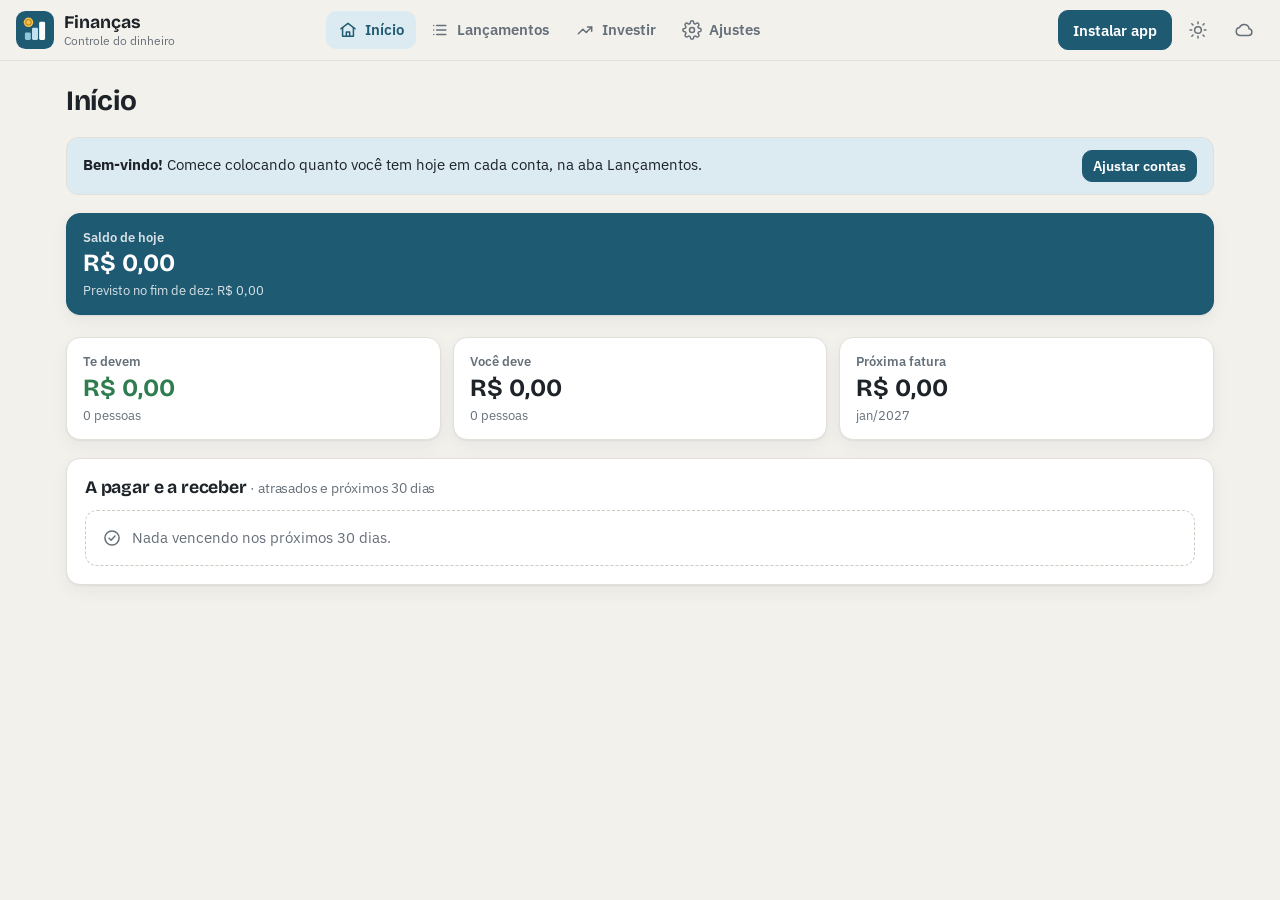
<file: index.html>
<!doctype html>
<html lang="pt-BR">
<head>
  <meta charset="utf-8">
  <meta name="viewport" content="width=device-width, initial-scale=1, viewport-fit=cover">
  <meta name="theme-color" content="#1f5a73">
  <meta name="mobile-web-app-capable" content="yes">
  <meta name="robots" content="noindex">
  <script>
    // Tema escolhido (claro/escuro) aplicado antes de desenhar a página, para não piscar.
    try {
      var t = localStorage.getItem('financas:tema');
      if (t === 'light' || t === 'dark') document.documentElement.dataset.theme = t;
    } catch (e) { /* sem armazenamento */ }
  </script>
  <link rel="manifest" href="manifest.webmanifest">
  <link rel="apple-touch-icon" href="icons/apple-touch-icon.png">
  <title>Minhas Finanças</title>
  <link rel="icon" href="icons/icon-192.png">
  <link rel="preconnect" href="https://fonts.googleapis.com">
  <link rel="preconnect" href="https://fonts.gstatic.com" crossorigin>
  <link href="https://fonts.googleapis.com/css2?family=Bricolage+Grotesque:opsz,wght@12..96,600;12..96,700&family=IBM+Plex+Mono:wght@400;500&family=IBM+Plex+Sans:wght@400;500;600;700&display=swap" rel="stylesheet">
  <link rel="stylesheet" href="css/style.css">
</head>
<body>
  <div class="app" id="app">
    <header class="topbar">
      <a class="brand" href="#/inicio" aria-label="Início">
        <span class="logo" data-logo aria-hidden="true"></span>
        <span class="brand-text">
          <strong>Finanças</strong>
          <small>Controle do dinheiro</small>
        </span>
      </a>

      <nav class="nav" id="nav" aria-label="Seções">
        <a href="#/inicio" data-route="inicio">
          <svg viewBox="0 0 24 24" aria-hidden="true"><path d="M3.5 10.5 12 4l8.5 6.5"/><path d="M5.5 9v10.5h13V9"/><path d="M10 19.5v-5h4v5"/></svg>
          <span>Início</span>
        </a>
        <a href="#/lancamentos" data-route="lancamentos">
          <svg viewBox="0 0 24 24" aria-hidden="true"><path d="M8 6.5h11M8 12h11M8 17.5h11"/><path d="M4.5 6.5h0M4.5 12h0M4.5 17.5h0"/></svg>
          <span>Lançamentos</span>
        </a>
        <a href="#/investir" data-route="investir">
          <svg viewBox="0 0 24 24" aria-hidden="true"><path d="m4 16.5 5.5-5.5 4 4L20 8.5"/><path d="M15 8.5h5v5"/></svg>
          <span>Investir</span>
        </a>
        <a href="#/ajustes" data-route="ajustes">
          <svg viewBox="0 0 24 24" aria-hidden="true"><circle cx="12" cy="12" r="3"/><path d="M19.4 15a1.65 1.65 0 0 0 .33 1.82l.06.06a2 2 0 1 1-2.83 2.83l-.06-.06a1.65 1.65 0 0 0-1.82-.33 1.65 1.65 0 0 0-1 1.51V21a2 2 0 0 1-4 0v-.09A1.65 1.65 0 0 0 9 19.4a1.65 1.65 0 0 0-1.82.33l-.06.06a2 2 0 1 1-2.83-2.83l.06-.06a1.65 1.65 0 0 0 .33-1.82 1.65 1.65 0 0 0-1.51-1H3a2 2 0 0 1 0-4h.09A1.65 1.65 0 0 0 4.6 9a1.65 1.65 0 0 0-.33-1.82l-.06-.06a2 2 0 1 1 2.83-2.83l.06.06a1.65 1.65 0 0 0 1.82.33H9a1.65 1.65 0 0 0 1-1.51V3a2 2 0 0 1 4 0v.09a1.65 1.65 0 0 0 1 1.51 1.65 1.65 0 0 0 1.82-.33l.06-.06a2 2 0 1 1 2.83 2.83l-.06.06a1.65 1.65 0 0 0-.33 1.82V9a1.65 1.65 0 0 0 1.51 1H21a2 2 0 0 1 0 4h-.09a1.65 1.65 0 0 0-1.51 1z"/></svg>
          <span>Ajustes</span>
        </a>
      </nav>

      <div class="top-right">
        <button type="button" class="btn primary install-btn" id="btnInstall" data-app-apk hidden>Instalar app</button>
        <button type="button" class="icon theme-btn" id="btnTheme" aria-label="Mudar para o modo escuro" title="Mudar para o modo escuro">
          <svg class="sun" viewBox="0 0 24 24" aria-hidden="true"><circle cx="12" cy="12" r="4"/><path d="M12 2.5v2M12 19.5v2M4.6 4.6l1.4 1.4M18 18l1.4 1.4M2.5 12h2M19.5 12h2M4.6 19.4 6 18M18 6l1.4-1.4"/></svg>
          <svg class="moon" viewBox="0 0 24 24" aria-hidden="true"><path d="M20 14.5A8 8 0 0 1 9.5 4a8 8 0 1 0 10.5 10.5z"/></svg>
        </button>
        <a class="icon ajustes-topo" href="#/ajustes" aria-label="Ajustes" title="Ajustes"><svg viewBox="0 0 24 24" aria-hidden="true"><circle cx="12" cy="12" r="3"/><path d="M19.4 15a1.65 1.65 0 0 0 .33 1.82l.06.06a2 2 0 1 1-2.83 2.83l-.06-.06a1.65 1.65 0 0 0-1.82-.33 1.65 1.65 0 0 0-1 1.51V21a2 2 0 0 1-4 0v-.09A1.65 1.65 0 0 0 9 19.4a1.65 1.65 0 0 0-1.82.33l-.06.06a2 2 0 1 1-2.83-2.83l.06-.06a1.65 1.65 0 0 0 .33-1.82 1.65 1.65 0 0 0-1.51-1H3a2 2 0 0 1 0-4h.09A1.65 1.65 0 0 0 4.6 9a1.65 1.65 0 0 0-.33-1.82l-.06-.06a2 2 0 1 1 2.83-2.83l.06.06a1.65 1.65 0 0 0 1.82.33H9a1.65 1.65 0 0 0 1-1.51V3a2 2 0 0 1 4 0v.09a1.65 1.65 0 0 0 1 1.51 1.65 1.65 0 0 0 1.82-.33l.06-.06a2 2 0 1 1 2.83 2.83l-.06.06a1.65 1.65 0 0 0-.33 1.82V9a1.65 1.65 0 0 0 1.51 1H21a2 2 0 0 1 0 4h-.09a1.65 1.65 0 0 0-1.51 1z"/></svg></a>
        <a class="user" id="account" href="#/ajustes" title="Conta e sincronização"></a>
      </div>
    </header>

    <main id="view" class="view" tabindex="-1"></main>

  </div>

  <!-- Formulários (montados pelo app.js) -->
  <dialog id="dlg">
    <form method="dialog" class="dlg" id="dlgForm" novalidate></form>
  </dialog>

  <input type="file" id="restaurarInput" accept=".json,application/json" hidden>
  <div class="toast" id="toast" role="status" aria-live="polite"></div>

  <script src="js/util.js"></script>
  <script src="js/store.js"></script>
  <script src="js/config.js"></script>
  <script src="js/vendor/supabase.min.js"></script>
  <script src="js/cloud.js"></script>
  <script src="js/calculos.js"></script>
  <script src="js/mercado.js"></script>
  <script src="js/app.js"></script>
  <script src="js/app-apk.js" data-repo="controle-financas" data-apk="MinhasFinancas.apk"></script>
</body>
</html>
</file>
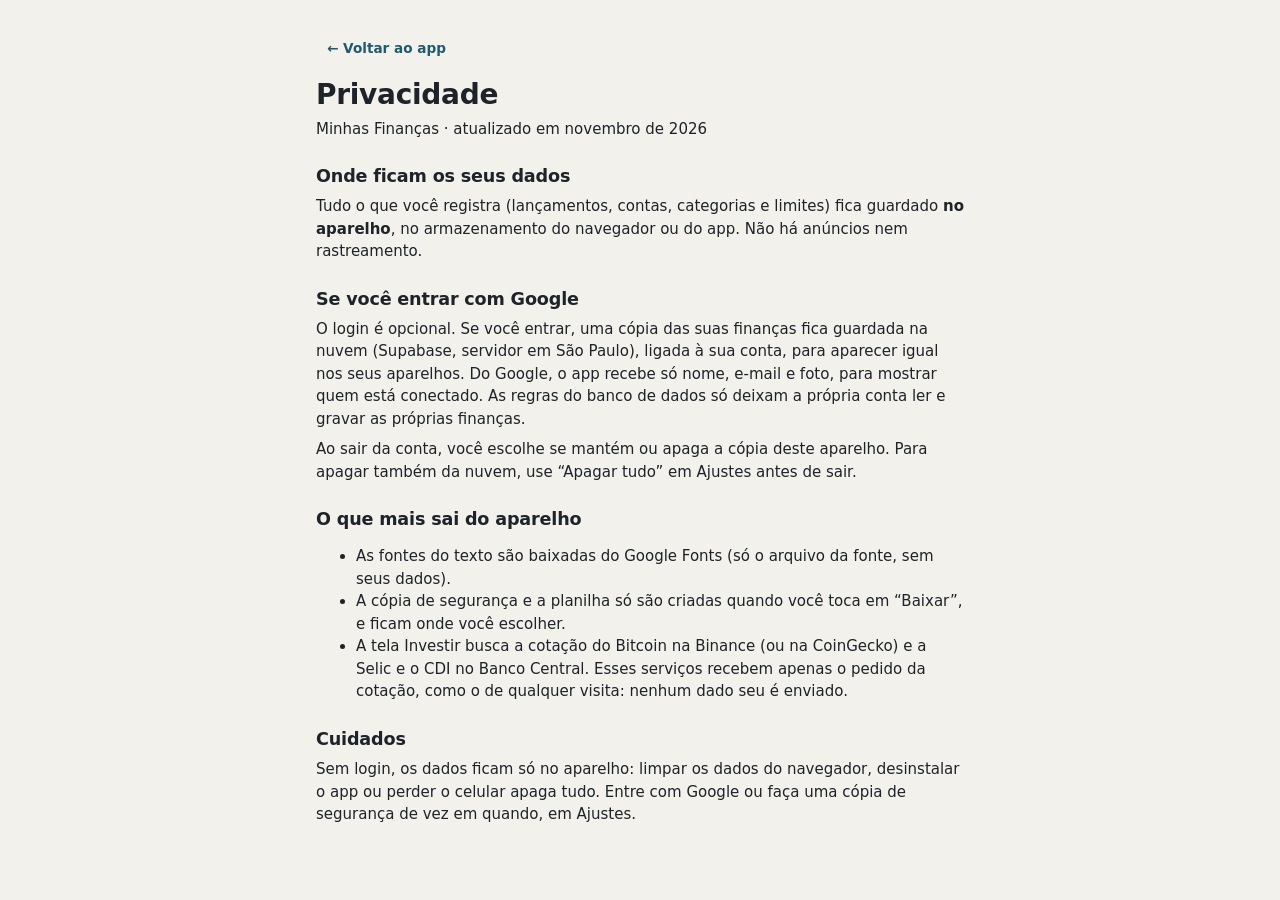
<file: privacidade.html>
<!doctype html>
<html lang="pt-BR">
<head>
  <meta charset="utf-8">
  <meta name="viewport" content="width=device-width, initial-scale=1">
  <meta name="robots" content="noindex">
  <title>Privacidade · Minhas Finanças</title>
  <link rel="icon" href="icons/icon-192.png">
  <link rel="stylesheet" href="css/style.css">
  <style>
    .doc { max-width: 680px; margin: 0 auto; padding: 32px 16px 64px; }
    .doc h1 { margin: 14px 0 6px; }
    .doc h2 { margin: 26px 0 8px; }
    .doc p, .doc li { color: var(--ink); }
  </style>
</head>
<body>
  <main class="doc">
    <a href="./" class="btn small ghost">← Voltar ao app</a>
    <h1>Privacidade</h1>
    <p class="muted">Minhas Finanças · atualizado em novembro de 2026</p>

    <h2>Onde ficam os seus dados</h2>
    <p>Tudo o que você registra (lançamentos, contas, categorias e limites) fica guardado <strong>no aparelho</strong>,
      no armazenamento do navegador ou do app. Não há anúncios nem rastreamento.</p>

    <h2>Se você entrar com Google</h2>
    <p>O login é opcional. Se você entrar, uma cópia das suas finanças fica guardada na nuvem (Supabase, servidor em São Paulo),
      ligada à sua conta, para aparecer igual nos seus aparelhos. Do Google, o app recebe só nome, e-mail e foto, para mostrar
      quem está conectado. As regras do banco de dados só deixam a própria conta ler e gravar as próprias finanças.</p>
    <p>Ao sair da conta, você escolhe se mantém ou apaga a cópia deste aparelho. Para apagar também da nuvem, use
      “Apagar tudo” em Ajustes antes de sair.</p>

    <h2>O que mais sai do aparelho</h2>
    <ul>
      <li>As fontes do texto são baixadas do Google Fonts (só o arquivo da fonte, sem seus dados).</li>
      <li>A cópia de segurança e a planilha só são criadas quando você toca em “Baixar”, e ficam onde você escolher.</li>
      <li>A tela Investir busca a cotação do Bitcoin na Binance (ou na CoinGecko) e a Selic e o CDI no Banco Central. Esses serviços recebem apenas o pedido da cotação, como o de qualquer visita: nenhum dado seu é enviado.</li>
    </ul>

    <h2>Cuidados</h2>
    <p>Sem login, os dados ficam só no aparelho: limpar os dados do navegador, desinstalar o app ou perder o celular apaga tudo.
      Entre com Google ou faça uma cópia de segurança de vez em quando, em Ajustes.</p>
  </main>
</body>
</html>
</file>
<file: css/style.css>
:root {
  --bg: #f3f1ec;
  --surface: #ffffff;
  --surface-2: #f8f6f2;
  --ink: #1d2328;
  --muted: #66707a;
  --line: #e3e0d9;
  --line-strong: #cfcac0;
  --accent: #1f5a73;
  --accent-ink: #ffffff;
  --accent-soft: #dcebf1;
  --ok: #2f7d4f;       --ok-bg: #def2e6;
  --warn: #9a5800;     --warn-bg: #fcefd6;
  --danger: #b42318;   --danger-bg: #fde6e3;
  /* Gráfico de receitas x despesas (validado para daltonismo) */
  --s-receita: #1baf7a;
  --s-despesa: #eb6834;
  --bar: #2a78d6;
  --radius: 14px;
  --shadow: 0 1px 2px rgba(20, 40, 55, 0.06), 0 6px 18px rgba(20, 40, 55, 0.05);
  --sans: 'IBM Plex Sans', 'Segoe UI', system-ui, sans-serif;
  --mono: 'IBM Plex Mono', ui-monospace, Consolas, monospace;
  --display: 'Bricolage Grotesque', 'IBM Plex Sans', system-ui, sans-serif;
  color-scheme: light;
}

/* Tema escuro: automático (segue o aparelho) ou escolhido no botão do topo / Ajustes */
@media (prefers-color-scheme: dark) {
  :root:not([data-theme='light']) {
    --bg: #111518;
    --surface: #1a2024;
    --surface-2: #151a1e;
    --ink: #e8edf0;
    --muted: #97a3ac;
    --line: #2a3238;
    --line-strong: #3d474e;
    --accent: #7cc0dd;
    --accent-ink: #0b2430;
    --accent-soft: #19323d;
    --ok: #6cc28f;       --ok-bg: #17301f;
    --warn: #f0b65a;     --warn-bg: #3a2a12;
    --danger: #f2877c;   --danger-bg: #3a1d1a;
    --s-receita: #199e70;
    --s-despesa: #d95926;
    --bar: #3987e5;
    --shadow: 0 1px 2px rgba(0, 0, 0, 0.35);
    color-scheme: dark;
  }
}

:root[data-theme='dark'] {
  --bg: #111518;
  --surface: #1a2024;
  --surface-2: #151a1e;
  --ink: #e8edf0;
  --muted: #97a3ac;
  --line: #2a3238;
  --line-strong: #3d474e;
  --accent: #7cc0dd;
  --accent-ink: #0b2430;
  --accent-soft: #19323d;
  --ok: #6cc28f;       --ok-bg: #17301f;
  --warn: #f0b65a;     --warn-bg: #3a2a12;
  --danger: #f2877c;   --danger-bg: #3a1d1a;
  --s-receita: #199e70;
  --s-despesa: #d95926;
  --bar: #3987e5;
  --shadow: 0 1px 2px rgba(0, 0, 0, 0.35);
  color-scheme: dark;
}

*, *::before, *::after { box-sizing: border-box; }
[hidden] { display: none !important; }

html { -webkit-text-size-adjust: 100%; }
body {
  margin: 0;
  background: var(--bg);
  color: var(--ink);
  font: 15px/1.5 var(--sans);
  -webkit-font-smoothing: antialiased;
  -webkit-tap-highlight-color: transparent;
}

a { color: var(--accent); }
h1, h2, h3 { font-family: var(--display); font-weight: 700; letter-spacing: -0.01em; line-height: 1.2; margin: 0; }
h1 { font-size: 1.75rem; }
h2 { font-size: 1.1rem; margin-bottom: 12px; }
h2 small { font-family: var(--sans); font-weight: 400; font-size: 0.85rem; }
h3 { font-size: 1rem; }
p { margin: 0 0 8px; }
svg { width: 20px; height: 20px; fill: none; stroke: currentColor; stroke-width: 1.8; stroke-linecap: round; stroke-linejoin: round; flex: none; }
.muted { color: var(--muted); }
.small { font-size: 0.85rem; }
.pos-text { color: var(--ok); }
.neg-text { color: var(--danger); }
.num { font-family: var(--mono); font-variant-numeric: tabular-nums; }

/* ---------- Botões ---------- */

.btn {
  display: inline-flex; align-items: center; justify-content: center; gap: 6px;
  min-height: 40px; padding: 8px 14px;
  border: 1px solid var(--line-strong); border-radius: 10px;
  background: var(--surface); color: var(--ink);
  font: 600 0.92rem var(--sans); text-decoration: none; cursor: pointer;
  transition: background 0.15s, border-color 0.15s;
}
.btn:hover { border-color: var(--muted); }
.btn:disabled { opacity: 0.55; cursor: default; }
.btn svg { width: 18px; height: 18px; }
.btn.primary { background: var(--accent); border-color: var(--accent); color: var(--accent-ink); }
.btn.primary:hover { filter: brightness(1.06); }
.btn.ghost { background: transparent; border-color: transparent; color: var(--accent); }
.btn.ghost:hover { background: var(--accent-soft); }
.btn.danger-ghost { background: transparent; border-color: transparent; color: var(--danger); }
.btn.danger-ghost:hover { background: var(--danger-bg); }
.btn.danger { background: var(--danger); border-color: var(--danger); color: #fff; }
.btn.small { min-height: 32px; padding: 4px 10px; font-size: 0.85rem; }

.icon {
  display: inline-grid; place-items: center; width: 40px; height: 40px;
  border: 0; border-radius: 10px; background: transparent; color: var(--muted);
  font-size: 1.5rem; line-height: 1; cursor: pointer;
}
.icon:hover { background: var(--accent-soft); color: var(--ink); }

:focus-visible { outline: 2px solid var(--accent); outline-offset: 2px; }

.logo { display: inline-block; width: 38px; height: 38px; flex: none; }
.logo svg { width: 100%; height: 100%; stroke: none; }

/* ---------- Topo e navegação ---------- */

.topbar {
  position: sticky; top: 0; z-index: 20;
  display: flex; align-items: center; gap: 16px;
  padding: 10px max(16px, env(safe-area-inset-left)) 10px max(16px, env(safe-area-inset-right));
  padding-top: max(10px, env(safe-area-inset-top));
  background: color-mix(in srgb, var(--bg) 88%, transparent);
  backdrop-filter: blur(10px); -webkit-backdrop-filter: blur(10px);
  border-bottom: 1px solid var(--line);
}
.brand { display: flex; align-items: center; gap: 10px; text-decoration: none; color: var(--ink); }
.brand-text { display: flex; flex-direction: column; line-height: 1.15; }
.brand-text strong { font-family: var(--display); font-size: 1.1rem; }
.brand-text small { color: var(--muted); font-size: 0.78rem; }

.nav { display: flex; gap: 2px; margin: 0 auto; }
.nav a {
  display: flex; align-items: center; gap: 7px;
  padding: 8px 12px; border-radius: 10px;
  color: var(--muted); text-decoration: none; font-weight: 600; font-size: 0.92rem;
}
.nav a:hover { color: var(--ink); background: var(--surface); }
.nav a.on { color: var(--accent); background: var(--accent-soft); }

.top-right { display: flex; align-items: center; gap: 6px; margin-left: auto; }
.theme-btn .moon { display: none; }
.dark .theme-btn .sun { display: none; }
.dark .theme-btn .moon { display: block; }

/* Conta (foto do Google ou nuvem) com a situação da sincronização */
.user {
  position: relative; display: grid; place-items: center; width: 40px; height: 40px; border-radius: 50%;
  color: var(--muted); text-decoration: none;
}
.user:hover { background: var(--accent-soft); color: var(--ink); }
.avatar {
  display: inline-grid; place-items: center; width: 32px; height: 32px; border-radius: 50%;
  background: var(--accent-soft); color: var(--accent); font-weight: 700; object-fit: cover;
}
.avatar.big { width: 52px; height: 52px; font-size: 1.3rem; }
.sync-dot {
  position: absolute; right: 3px; bottom: 3px; width: 11px; height: 11px; border-radius: 50%;
  border: 2px solid var(--bg); background: var(--muted);
}
.sync-dot.ok { background: var(--ok); }
.sync-dot.pendente, .sync-dot.sincronizando { background: var(--accent); }
.sync-dot.offline { background: var(--warn); }
.sync-dot.erro { background: var(--danger); }
.sync-status { display: flex; align-items: center; gap: 8px; margin: 10px 0 14px; font-size: 0.9rem; }
.sync-status .sync-dot { position: static; border: 0; flex: none; }
.sync-status.erro { color: var(--danger); }
.conta-card { display: flex; align-items: center; gap: 14px; flex-wrap: wrap; }
.conta-card > div { flex: 1; min-width: 180px; }
.conta-card small { display: block; color: var(--muted); }
.btn.google { min-height: 46px; font-size: 0.98rem; }
.btn.google svg { width: 20px; height: 20px; stroke: none; }
.escolha { display: grid; gap: 8px; margin-top: 12px; }
.escolha .btn { flex-direction: column; align-items: flex-start; gap: 2px; text-align: left; min-height: 52px; padding: 9px 14px; }
.escolha .btn small { display: block; font-weight: 400; color: var(--muted); }
.escolha .btn.primary small { color: inherit; opacity: 0.85; }

.view { max-width: 1180px; margin: 0 auto; padding: 24px 16px 48px; outline: none; }

.ajustes-topo { display: none; }

@media (max-width: 1180px) {
  /* backdrop-filter prenderia o menu fixo dentro do topo */
  .topbar { backdrop-filter: none; -webkit-backdrop-filter: none; background: var(--bg); }
  .nav {
    position: fixed; z-index: 30; left: 0; right: 0; bottom: 0; margin: 0;
    display: grid; grid-template-columns: repeat(3, 1fr);
    padding: 6px 2px calc(6px + env(safe-area-inset-bottom));
    background: var(--surface); border-top: 1px solid var(--line);
  }
  .nav a { flex-direction: column; gap: 2px; padding: 6px 0; font-size: 0.66rem; justify-content: center; min-width: 0; }
  /* Ajustes fica no topo, junto dos outros ícones */
  .nav a[data-route="ajustes"] { display: none; }
  .ajustes-topo { display: inline-grid; }
  .nav a:hover { background: transparent; }
  .nav a svg { width: 22px; height: 22px; }
  .view { padding-bottom: calc(90px + env(safe-area-inset-bottom)); }
}

/* ---------- Páginas ---------- */

.page-head { display: flex; align-items: flex-end; justify-content: space-between; gap: 12px; flex-wrap: wrap; margin-bottom: 18px; }
.page-head p { margin: 4px 0 0; }
.page-actions { display: flex; gap: 8px; flex-wrap: wrap; align-items: center; }

.section { margin-top: 22px; }
.section-head { display: flex; align-items: center; justify-content: space-between; gap: 12px; margin-bottom: 12px; flex-wrap: wrap; }
.section-head h2 { margin: 0; }
.card { background: var(--surface); border: 1px solid var(--line); border-radius: var(--radius); padding: 18px; box-shadow: var(--shadow); }
.section.card { margin-top: 18px; }
.two-col { display: grid; grid-template-columns: 1fr 1fr; gap: 0 18px; align-items: start; }
@media (max-width: 760px) { .two-col { grid-template-columns: 1fr; } }

.banner {
  display: flex; align-items: center; justify-content: space-between; gap: 12px; flex-wrap: wrap;
  padding: 12px 16px; margin-bottom: 18px; border-radius: 12px;
  background: var(--accent-soft); border: 1px solid var(--line);
}
.banner.warn { background: var(--warn-bg); }
.banner p { margin: 0; }

/* Navegação entre meses / anos */

/* ---------- Números de resumo ---------- */

.stats { display: grid; grid-template-columns: repeat(4, 1fr); gap: 12px; }
@media (max-width: 900px) { .stats { grid-template-columns: repeat(2, 1fr); } }
.stat {
  display: flex; flex-direction: column; gap: 2px; min-width: 0;
  background: var(--surface); border: 1px solid var(--line); border-radius: var(--radius);
  padding: 14px 16px; box-shadow: var(--shadow);
}
.stat-label { color: var(--muted); font-size: 0.82rem; font-weight: 600; }
.stat-value { font-family: var(--display); font-size: 1.55rem; line-height: 1.2; overflow-wrap: anywhere; }
.stat-sub { color: var(--muted); font-size: 0.8rem; }
.stat.pos .stat-value { color: var(--ok); }
.stat.neg .stat-value { color: var(--danger); }
.stat.hero { background: var(--accent); border-color: var(--accent); color: var(--accent-ink); }
.stat.hero .stat-label, .stat.hero .stat-sub { color: inherit; opacity: 0.82; }
@media (max-width: 420px) { .stat-value { font-size: 1.2rem; } .stat { padding: 12px; } }

.stats.stats-1 { grid-template-columns: 1fr; }
.stats.stats-2 { grid-template-columns: repeat(2, 1fr); }
.stats.stats-3 { grid-template-columns: repeat(3, 1fr); }
@media (max-width: 560px) {
  .stats.stats-3 { grid-template-columns: repeat(2, 1fr); }
  .stats.stats-3 .stat:last-child { grid-column: 1 / -1; }
}

/* ---------- Balanço e Investir ---------- */

.nota { margin: 12px 0 0; }
.total-lista { display: flex; justify-content: space-between; align-items: baseline; margin: 10px 0 0; padding-top: 10px; border-top: 2px solid var(--line-strong); }
.fatura-mais { margin-top: 12px; }
.list-row .grow small.quebra { white-space: normal; overflow: visible; }
.acerto-linhas { display: grid; gap: 10px; }
.acerto-linha { padding: 12px; border: 1px solid var(--line); border-radius: 12px; }
.acerto-linha .acerto-remover { justify-self: start; }
.acerto-remover[hidden] { display: none; }
.acerto-mais { justify-self: start; }
.tabela-faturas th, .tabela-faturas td { vertical-align: middle; padding-top: 5px; padding-bottom: 5px; }
.celula-valor { width: 46%; }
.celula-valor .input-affix { max-width: 170px; }
.celula-valor input { width: 100%; min-height: 36px; padding: 4px 10px 4px 6px; font: inherit; font-family: var(--mono); font-size: 0.9rem; color: inherit; text-align: right; }
.moedas { display: grid; grid-template-columns: 1fr 1fr; gap: 18px; }
@media (max-width: 760px) { .moedas { grid-template-columns: 1fr; } }
.moeda h3 { margin: 0 0 4px; font-size: 0.95rem; }
.moeda .table th { white-space: normal; font-weight: 500; color: var(--muted); }
.moeda .table td { color: var(--ink); }
.campos-linha { display: grid; grid-template-columns: repeat(2, minmax(0, 1fr)); gap: 12px; margin-top: 14px; }
.campos-linha.tres { grid-template-columns: repeat(3, minmax(0, 1fr)); margin-top: 0; }
@media (max-width: 420px) { .campos-linha.tres { gap: 8px; } }
[data-act="usar-taxa"].on { border-color: var(--accent); color: var(--accent); }
#rendBox { margin-top: 14px; }

/* ---------- Listas ---------- */

.list { list-style: none; margin: 0; padding: 0; }
.list-row { display: flex; justify-content: space-between; gap: 12px; padding: 10px 0; border-bottom: 1px solid var(--line); align-items: center; }
.list-row:last-child { border-bottom: 0; }
.list-row small { display: block; color: var(--muted); font-size: 0.82rem; }
.list-row .right { text-align: right; flex: none; display: flex; align-items: center; gap: 8px; }
.list-row .grow { flex: 1; min-width: 0; }
.list-row .grow strong { display: block; overflow: hidden; text-overflow: ellipsis; white-space: nowrap; }
.list-row.clickable { cursor: pointer; border-radius: 8px; padding-left: 8px; padding-right: 8px; margin: 0 -8px; }
.list-row.clickable:hover { background: var(--surface-2); }
.valor { font-family: var(--mono); font-weight: 500; white-space: nowrap; font-variant-numeric: tabular-nums; }
.valor.receita { color: var(--ok); }
.valor.despesa { color: var(--ink); }
.valor.transferencia { color: var(--muted); }
.list-row.pendente .valor { opacity: 0.65; }
@media (max-width: 560px) {
  .list-row .right { flex-direction: column; align-items: flex-end; gap: 4px; }
  .list-row .right .valor { order: -1; }
  .list-row .grow small { overflow: hidden; text-overflow: ellipsis; white-space: nowrap; }
}

.dot { display: inline-grid; place-items: center; width: 36px; height: 36px; border-radius: 11px; flex: none; color: #fff; font: 700 0.9rem var(--display); }
.dot.transf { background: var(--surface-2); color: var(--muted); border: 1px solid var(--line); }
.dot svg { width: 18px; height: 18px; }

.empty-box {
  display: flex; align-items: center; gap: 10px; padding: 16px;
  border: 1px dashed var(--line-strong); border-radius: 12px; color: var(--muted);
}
.empty-box p { margin: 0; }





/* ---------- Tabelas ---------- */

.table-wrap { overflow-x: auto; margin: 0 -18px; padding: 0 18px; -webkit-overflow-scrolling: touch; }
.table { width: 100%; border-collapse: collapse; font-size: 0.9rem; }
.table th, .table td { padding: 9px 10px; text-align: left; border-bottom: 1px solid var(--line); vertical-align: top; }
.table thead th { color: var(--muted); font-size: 0.78rem; font-weight: 600; text-transform: uppercase; letter-spacing: 0.04em; white-space: nowrap; }
.table tbody th { font-weight: 600; white-space: nowrap; }
.table tbody tr:last-child td, .table tbody tr:last-child th { border-bottom: 0; }
.table tfoot th, .table tfoot td { border-top: 2px solid var(--line-strong); border-bottom: 0; font-weight: 600; }
.table .num { text-align: right; font-size: 0.86rem; white-space: nowrap; }

/* ---------- Ajustes ---------- */

.seg { display: inline-flex; padding: 3px; border-radius: 12px; background: var(--surface-2); border: 1px solid var(--line); }
.seg button {
  min-height: 36px; padding: 6px 14px; border: 0; border-radius: 9px; background: transparent;
  color: var(--muted); font: 600 0.88rem var(--sans); cursor: pointer;
}
.seg button.on { background: var(--surface); color: var(--accent); box-shadow: var(--shadow); }
.seg.full { display: flex; }
.seg.full button { flex: 1; }
.seg button.on.t-despesa { color: var(--danger); }
.seg button.on.t-receita { color: var(--ok); }
.btn-row { display: flex; gap: 8px; flex-wrap: wrap; }
.arquivada { opacity: 0.55; }

/* ---------- Formulários ---------- */

dialog {
  width: min(560px, calc(100vw - 24px)); max-height: calc(100dvh - 24px);
  padding: 0; border: 1px solid var(--line); border-radius: 18px;
  background: var(--surface); color: var(--ink); box-shadow: 0 20px 60px rgba(0, 0, 0, 0.25);
}
dialog::backdrop { background: rgba(10, 20, 28, 0.5); }
.dlg { padding: 18px 20px 20px; }
.dlg-head { display: flex; align-items: center; justify-content: space-between; gap: 12px; margin-bottom: 12px; }
.dlg-head h2 { margin: 0; font-size: 1.25rem; }
.dlg-head .icon { margin-right: -8px; }
.dlg-text { font-size: 0.92rem; }
.dlg-actions { display: flex; gap: 8px; align-items: center; margin-top: 18px; flex-wrap: wrap; }
.spacer { flex: 1; }
.form-error { margin: 12px 0 0; padding: 8px 12px; border-radius: 10px; background: var(--danger-bg); color: var(--danger); font-size: 0.9rem; }
@media (max-width: 560px) {
  dialog { width: 100vw; max-width: 100vw; max-height: 92dvh; margin: auto 0 0; border-radius: 18px 18px 0 0; border-bottom: 0; }
  .dlg { padding-bottom: calc(20px + env(safe-area-inset-bottom)); }
}

.fields { display: grid; grid-template-columns: 1fr 1fr; gap: 12px; }
.fields > * { grid-column: 1 / -1; }
.fields > .half { grid-column: auto; }
@media (max-width: 360px) { .fields > .half { grid-column: 1 / -1; } }

.field { display: flex; flex-direction: column; gap: 5px; min-width: 0; margin: 0; border: 0; padding: 0; }
.field > span, .field legend { font-size: 0.82rem; font-weight: 600; color: var(--muted); padding: 0; }
.field input, .field select, .field textarea {
  width: 100%; min-height: 42px; padding: 8px 11px;
  border: 1px solid var(--line-strong); border-radius: 10px;
  background: var(--surface); color: var(--ink); font: inherit;
}
.field textarea { resize: vertical; min-height: 60px; }
.field input:focus, .field select:focus, .field textarea:focus { outline: 2px solid var(--accent); outline-offset: -1px; border-color: transparent; }
.field input[type=color] { padding: 4px; height: 42px; }
.hint { color: var(--muted); font-size: 0.78rem; }
.input-affix { display: flex; align-items: center; border: 1px solid var(--line-strong); border-radius: 10px; background: var(--surface); }
.input-affix:focus-within { outline: 2px solid var(--accent); outline-offset: -1px; border-color: transparent; }
.input-affix input, .field .input-affix input { border: 0; outline: 0 !important; background: transparent; min-width: 0; }
.input-affix i { font-style: normal; color: var(--muted); padding: 0 0 0 12px; font-size: 0.95rem; }
.valor-grande input { font: 600 1.5rem var(--mono); min-height: 54px; }
.valor-grande i { font-size: 1.2rem; }

.check { display: flex; align-items: center; gap: 10px; min-height: 36px; cursor: pointer; font-size: 0.92rem; }
.check input { width: 18px; height: 18px; accent-color: var(--accent); flex: none; }

.cores { display: flex; gap: 8px; flex-wrap: wrap; }
.cores label { position: relative; cursor: pointer; }
.cores input { position: absolute; opacity: 0; pointer-events: none; }
.cores span { display: block; width: 32px; height: 32px; border-radius: 10px; border: 2px solid transparent; }
.cores input:checked + span { box-shadow: 0 0 0 2px var(--surface), 0 0 0 4px var(--ink); }
.cores input:focus-visible + span { outline: 2px solid var(--accent); outline-offset: 4px; }


/* ---------- Aviso rápido ---------- */

.toast {
  position: fixed; z-index: 100; left: 50%; bottom: 24px; transform: translate(-50%, 20px);
  max-width: calc(100vw - 32px); padding: 10px 16px; border-radius: 12px;
  background: var(--ink); color: var(--bg); font-weight: 500; font-size: 0.92rem;
  opacity: 0; pointer-events: none; transition: opacity 0.2s, transform 0.2s;
  display: flex; align-items: center; gap: 12px;
}
.toast.show { opacity: 1; transform: translate(-50%, 0); pointer-events: auto; }
.toast button { border: 0; background: transparent; color: var(--accent-soft); font: 700 0.9rem var(--sans); cursor: pointer; padding: 4px; }
@media (max-width: 1180px) { .toast { bottom: calc(84px + env(safe-area-inset-bottom)); } }

@media (prefers-reduced-motion: reduce) {
  * { transition: none !important; }
}

/* Tabela de faturas: colunas fixas, para o campo do valor caber no celular */
.table.tabela-faturas { table-layout: fixed; }
.table.tabela-faturas th, .table.tabela-faturas td { vertical-align: middle; padding-left: 6px; padding-right: 6px; }
.table.tabela-faturas th:nth-child(1) { width: 25%; }
.table.tabela-faturas th:nth-child(2) { width: 39%; }
.table.tabela-faturas thead th { white-space: normal; }
.celula-valor { width: auto; }
.celula-valor .input-affix { width: 100%; }
.celula-valor .input-affix i { padding-left: 8px; font-size: 0.85rem; }
.celula-valor input { flex: 1; width: 0; }

/* Celular: o topo não comporta o texto do botão */
@media (max-width: 480px) {
  .brand-text small { display: none; }
  .install-btn:not([hidden]) { width: 36px; height: 36px; min-height: 0; padding: 0; font-size: 0; flex: none; border-radius: 50%; justify-content: center; box-shadow: none; }
  .install-btn::before { content: ''; width: 18px; height: 18px; background: currentColor; -webkit-mask: url("data:image/svg+xml,%3Csvg xmlns='http://www.w3.org/2000/svg' viewBox='0 0 24 24' fill='none' stroke='%23000' stroke-width='2.2' stroke-linecap='round' stroke-linejoin='round'%3E%3Cpath d='M12 4v11M7 11l5 5 5-5M5 20h14'/%3E%3C/svg%3E") center / contain no-repeat; mask: url("data:image/svg+xml,%3Csvg xmlns='http://www.w3.org/2000/svg' viewBox='0 0 24 24' fill='none' stroke='%23000' stroke-width='2.2' stroke-linecap='round' stroke-linejoin='round'%3E%3Cpath d='M12 4v11M7 11l5 5 5-5M5 20h14'/%3E%3C/svg%3E") center / contain no-repeat; }
  .install-btn[data-apk-pronto='app'] { background: none; color: var(--muted); border: 1px solid var(--line-strong); }
  .install-btn[data-apk-pronto='app']::before { -webkit-mask-image: url("data:image/svg+xml,%3Csvg xmlns='http://www.w3.org/2000/svg' viewBox='0 0 24 24' fill='none' stroke='%23000' stroke-width='2.2' stroke-linecap='round' stroke-linejoin='round'%3E%3Cpath d='M20 12a8 8 0 1 1-2.3-5.7M20 3v5h-5'/%3E%3C/svg%3E"); mask-image: url("data:image/svg+xml,%3Csvg xmlns='http://www.w3.org/2000/svg' viewBox='0 0 24 24' fill='none' stroke='%23000' stroke-width='2.2' stroke-linecap='round' stroke-linejoin='round'%3E%3Cpath d='M20 12a8 8 0 1 1-2.3-5.7M20 3v5h-5'/%3E%3C/svg%3E"); }
  .nav a { font-size: 0.62rem; letter-spacing: -0.01em; }
}

/* Celular bem estreito: fica o logo, e os números cabem */
@media (max-width: 349px) {
  .brand-text { display: none; }
  .nav a { font-size: 0.58rem; }
  .celula-valor .input-affix i { display: none; }
  .celula-valor input { padding-left: 8px; }
  .table.tabela-faturas th { font-size: 0.8rem; }
  .table .num { font-size: 0.8rem; }
  .table th, .table td { padding-left: 6px; padding-right: 6px; }
}
</file>
